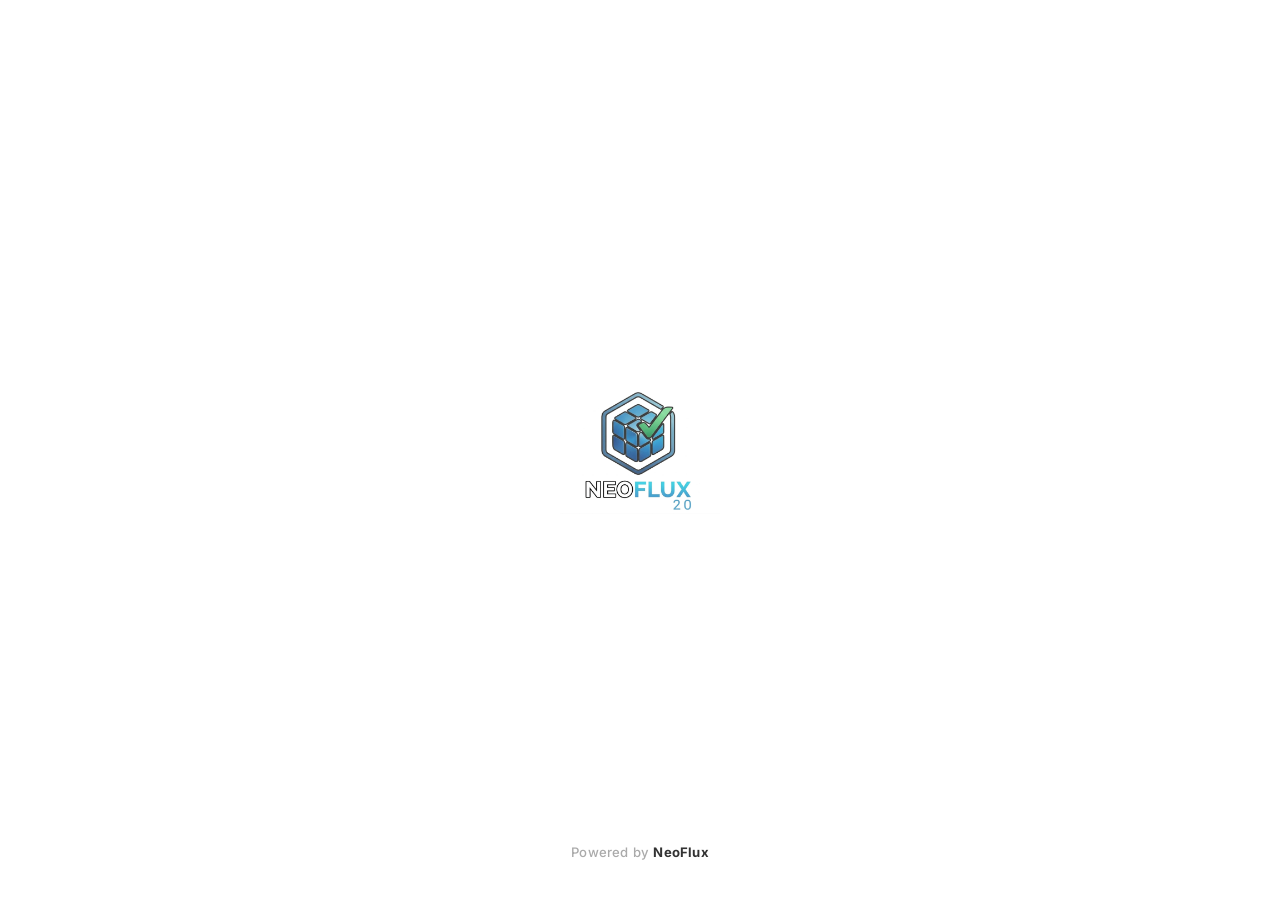
<file: index.html>
<!DOCTYPE html>
<html lang="es">
<head>
  <meta charset="UTF-8"/>
  <meta name="viewport" content="width=device-width, initial-scale=1.0"/>
  <meta name="theme-color" content="#ffffff"/>
  <link rel="icon" type="image/png" href="images/neoflux.png"/>
  <link rel="apple-touch-icon" href="images/neoflux.png"/>
  <link rel="manifest" href="manifest.json"/>
  <title>NeoFlux</title>
  <link rel="preconnect" href="https://fonts.googleapis.com">
  <link href="https://fonts.googleapis.com/css2?family=Inter:wght@400;500;600;700;800&display=swap" rel="stylesheet">
  <style>
    *, *::before, *::after { box-sizing: border-box; margin: 0; padding: 0; }
    :root {
      --cyan: #00AEEF; --navy: #1A1A2E; --font: 'Inter', sans-serif;
    }
    body { background: #fff; font-family: var(--font); min-height: 100vh; }

    /* SPLASH */
    #splash {
      position: fixed; inset: 0; background: #fff;
      display: flex; flex-direction: column;
      align-items: center; justify-content: center;
      z-index: 100; transition: opacity 0.5s ease;
    }
    #splash.fade-out { opacity: 0; pointer-events: none; }

    .splash-logo {
      width: 160px; height: 160px; object-fit: contain;
      animation: zoomIn 1.6s cubic-bezier(0.34, 1.4, 0.64, 1) forwards;
      opacity: 0;
    }
    @keyframes zoomIn {
      0% { transform: scale(0.15); opacity: 0; }
      60% { opacity: 1; }
      100% { transform: scale(1); opacity: 1; }
    }

    .splash-powered {
      position: absolute; bottom: 2.5rem;
      font-size: 0.82rem; color: #aaa; font-weight: 500; letter-spacing: 0.2px;
    }
    .splash-powered strong { color: #333; font-weight: 700; }

    /* LANDING */
    #landing { display: none; min-height: 100vh; background: #fff; }

    .lang-bar {
      display: flex; justify-content: flex-end; padding: 1rem 1.5rem 0;
    }
    .lang-select {
      background: #f5f5f5; border: 1.5px solid #e8e8e8;
      border-radius: 10px; padding: 0.45rem 0.85rem;
      font-family: var(--font); font-size: 0.82rem; font-weight: 600;
      color: var(--navy); outline: none; cursor: pointer;
    }
    .lang-select:focus { border-color: var(--cyan); }

    .hero {
      text-align: center; padding: 1.5rem 1.5rem 1.25rem;
    }
    .hero-logo {
      width: 100px; height: 100px; object-fit: contain;
      margin: 0 auto 1.25rem; display: block;
    }
    .hero-tagline {
      font-size: 0.75rem; color: #aaa; font-weight: 600;
      text-transform: uppercase; letter-spacing: 1.5px; margin-bottom: 0.3rem;
    }
    .hero-title {
      font-size: 1.8rem; font-weight: 800; color: var(--navy); letter-spacing: -0.5px;
    }
    .hero-title span { color: var(--cyan); }

    .menu-section { padding: 0.75rem 1.25rem 0.5rem; }
    .menu-label {
      font-size: 0.68rem; text-transform: uppercase; letter-spacing: 1.5px;
      color: #bbb; font-weight: 700; margin-bottom: 0.85rem;
    }
    .menu-grid { display: grid; grid-template-columns: 1fr 1fr; gap: 0.85rem; }
    .menu-card {
      background: #fff; border: 2px solid #eef6fd;
      border-radius: 20px; padding: 1.5rem 1rem 1.25rem;
      text-align: center; text-decoration: none;
      display: flex; flex-direction: column; align-items: center; gap: 0.6rem;
      box-shadow: 0 2px 12px rgba(0,174,239,0.06);
      transition: all 0.2s;
    }
    .menu-card:hover { border-color: var(--cyan); box-shadow: 0 8px 24px rgba(0,174,239,0.12); transform: translateY(-2px); }
    .menu-card:active { transform: scale(0.97); }
    .menu-card-img {
      width: 60px; height: 60px; border-radius: 16px;
      background: #f0f9ff; display: flex; align-items: center; justify-content: center;
      border: 1.5px solid #eef6fd;
    }
    .menu-card-img img { width: 44px; height: 44px; object-fit: contain; }
    .menu-card-name { font-size: 1rem; font-weight: 800; color: var(--navy); }
    .menu-card-desc { font-size: 0.72rem; color: #bbb; font-weight: 500; }

    .subscribe-wrap { padding: 1.1rem 1.25rem 0.5rem; }
    .subscribe-btn {
      display: flex; align-items: center; justify-content: center; gap: 0.5rem;
      padding: 1.05rem; text-decoration: none; color: #fff; font-weight: 700;
      font-size: 0.98rem; border-radius: 16px;
      background: linear-gradient(135deg, var(--cyan), #0056A3);
      box-shadow: 0 6px 20px rgba(0,174,239,0.25); transition: all 0.2s;
    }
    .subscribe-btn:hover { opacity: 0.92; transform: translateY(-1px); }

    .footer-note {
      text-align: center; font-size: 0.75rem; color: #ccc;
      padding: 0.75rem 1.5rem 2rem; line-height: 1.7;
    }
  </style>
</head>
<body>

  <!-- SPLASH -->
  <div id="splash">
    <img src="images/neoflux.png" alt="NeoFlux" class="splash-logo"/>
    <p class="splash-powered">Powered by <strong>NeoFlux</strong></p>
  </div>

  <!-- LANDING -->
  <div id="landing">
    <div class="lang-bar">
      <select class="lang-select" id="lang-select" onchange="changeLang(this.value)">
        <option value="es">🇪🇸 Español</option>
        <option value="it">🇮🇹 Italiano</option>
        <option value="pt">🇧🇷 Português</option>
        <option value="fr">🇫🇷 Français</option>
        <option value="de">🇩🇪 Deutsch</option>
      </select>
    </div>

    <div class="hero">
      <img src="images/neoflux.png" alt="NeoFlux" class="hero-logo"/>
      <p class="hero-tagline" id="hero-tagline">Sistema de gestión hotelera</p>
      <h1 class="hero-title">Neo<span>Flux</span></h1>
    </div>

    <div class="menu-section">
      <p class="menu-label" id="menu-label">Acceder a</p>
      <div class="menu-grid">
        <a href="host/" class="menu-card">
          <div class="menu-card-img"><img src="images/host.png" alt="Host"/></div>
          <div class="menu-card-name">Host</div>
          <div class="menu-card-desc" id="desc-host">Panel propietario</div>
        </a>
        <a href="clean/" class="menu-card">
          <div class="menu-card-img"><img src="images/clean.png" alt="Clean"/></div>
          <div class="menu-card-name">Clean</div>
          <div class="menu-card-desc" id="desc-clean">Panel limpieza</div>
        </a>
        <a href="order/" class="menu-card">
          <div class="menu-card-img"><img src="images/order.png" alt="Order"/></div>
          <div class="menu-card-name">Order</div>
          <div class="menu-card-desc" id="desc-order">Panel pedidos</div>
        </a>
        <a href="guest/" class="menu-card">
          <div class="menu-card-img"><img src="images/guest.png" alt="Guest"/></div>
          <div class="menu-card-name">Guest</div>
          <div class="menu-card-desc" id="desc-guest">Check-In QR</div>
        </a>
      </div>
    </div>

    <div class="subscribe-wrap">
      <a href="subscribe/" class="subscribe-btn" id="btn-sub">
        💳 Suscribirse — 49€/mes
      </a>
    </div>
    <p class="footer-note" id="footer-note">
      14 días gratis · Sin tarjeta · Cancelás cuando querés
    </p>
  </div>

  <script type="module">
    const D = {
      es: { tagline:'Sistema de gestión hotelera', label:'Acceder a', host:'Panel propietario', clean:'Panel limpieza', order:'Panel pedidos', guest:'Check-In QR', sub:'💳 Suscribirse — 49€/mes', trial:'14 días gratis · Sin tarjeta · Cancelás cuando querés' },
      it: { tagline:'Sistema di gestione alberghiera', label:'Accedi a', host:'Pannello proprietario', clean:'Pannello pulizie', order:'Pannello ordini', guest:'Check-In QR', sub:'💳 Abbonati — 49€/mese', trial:'14 giorni gratis · Senza carta · Cancelli quando vuoi' },
      pt: { tagline:'Sistema de gestão hoteleira', label:'Acessar', host:'Painel proprietário', clean:'Painel limpeza', order:'Painel pedidos', guest:'Check-In QR', sub:'💳 Assinar — 49€/mês', trial:'14 dias grátis · Sem cartão · Cancele quando quiser' },
      fr: { tagline:'Système de gestion hôtelière', label:'Accéder à', host:'Panneau propriétaire', clean:'Panneau nettoyage', order:'Panneau commandes', guest:'Check-In QR', sub:"💳 S'abonner — 49€/mois", trial:'14 jours gratuits · Sans carte · Annulez quand vous voulez' },
      de: { tagline:'Hotelverwaltungssystem', label:'Zugriff auf', host:'Eigentümer-Panel', clean:'Reinigungs-Panel', order:'Bestell-Panel', guest:'Check-In QR', sub:'💳 Abonnieren — 49€/Monat', trial:'14 Tage kostenlos · Ohne Karte · Jederzeit kündbar' }
    };

    function applyLang(lang) {
      const d = D[lang] || D.es;
      document.getElementById('hero-tagline').textContent = d.tagline;
      document.getElementById('menu-label').textContent = d.label;
      document.getElementById('desc-host').textContent = d.host;
      document.getElementById('desc-clean').textContent = d.clean;
      document.getElementById('desc-order').textContent = d.order;
      document.getElementById('desc-guest').textContent = d.guest;
      document.getElementById('btn-sub').textContent = d.sub;
      document.getElementById('footer-note').textContent = d.trial;
      document.getElementById('lang-select').value = lang;
      localStorage.setItem('nf_lang', lang);
    }

    window.changeLang = (lang) => applyLang(lang);

    const saved = localStorage.getItem('nf_lang');
    const browser = navigator.language.slice(0,2).toLowerCase();
    const supported = ['es','it','pt','fr','de'];
    const lang = saved || (supported.includes(browser) ? browser : 'es');

    setTimeout(() => {
      document.getElementById('splash').classList.add('fade-out');
      setTimeout(() => {
        document.getElementById('splash').style.display = 'none';
        document.getElementById('landing').style.display = 'block';
        applyLang(lang);
      }, 500);
    }, 2000);
  </script>
</body>
</html>
</file>
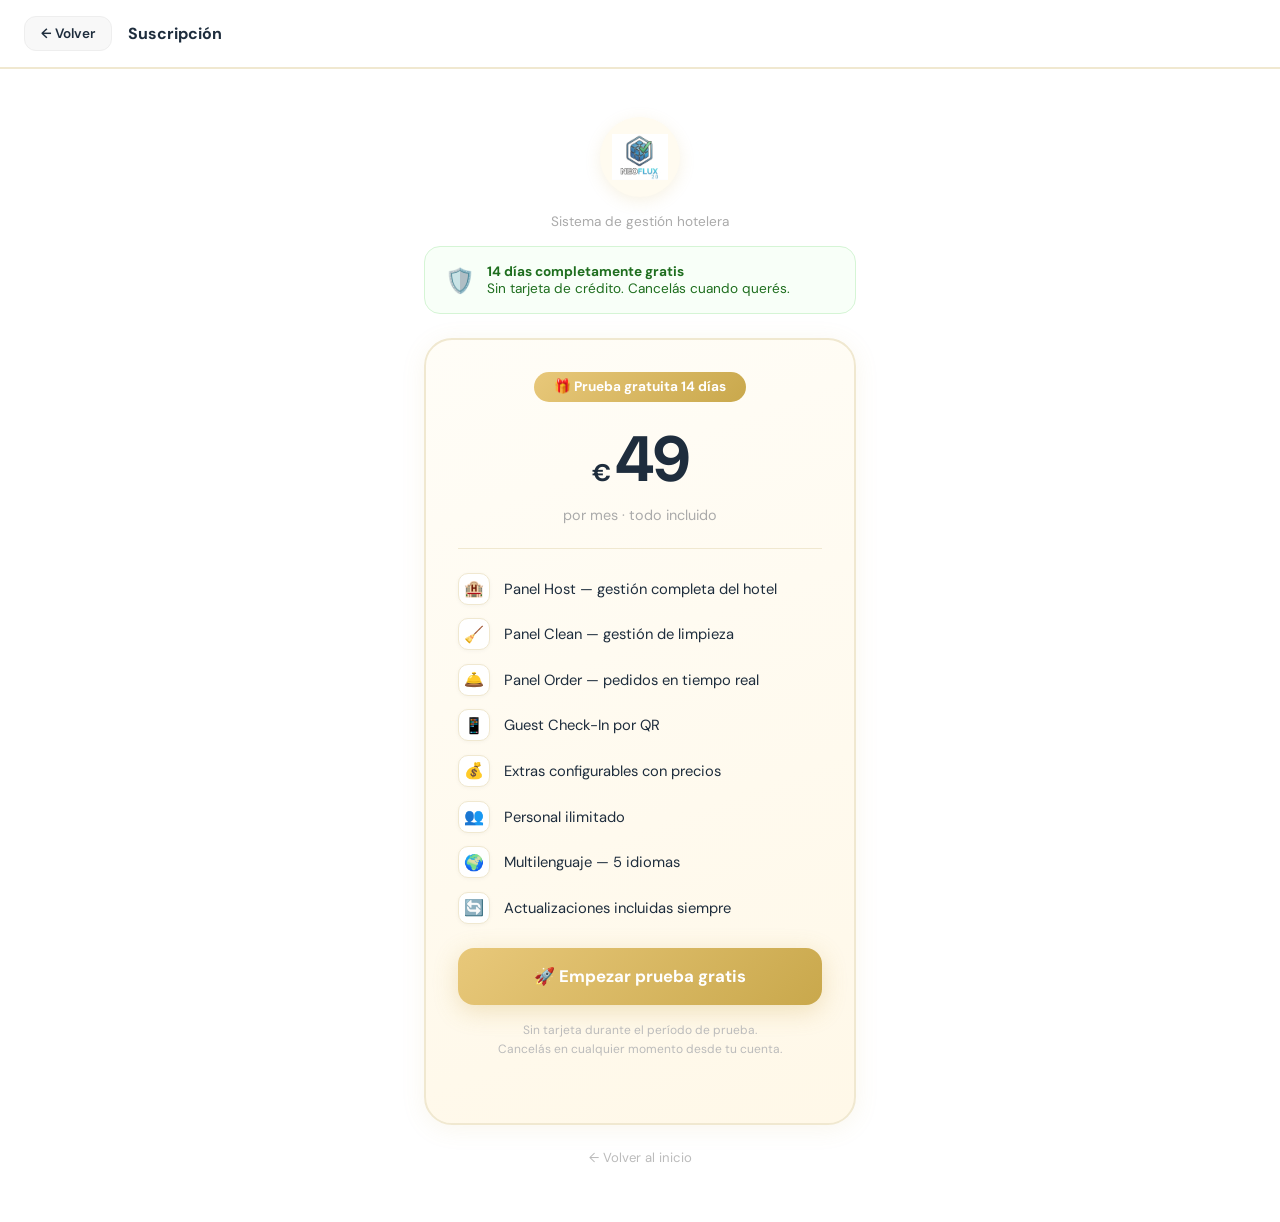
<file: subscribe/index.html>
<!DOCTYPE html>
<html lang="es">
<head>
  <meta charset="UTF-8"/>
  <meta name="viewport" content="width=device-width, initial-scale=1.0"/>
  <meta name="theme-color" content="#ffffff"/>
  <link rel="icon" type="image/png" href="../images/neoflux.png"/>
  <title>NeoFlux — Suscripción</title>
  <link rel="preconnect" href="https://fonts.googleapis.com">
  <link href="https://fonts.googleapis.com/css2?family=DM+Sans:wght@400;500;600;700&display=swap" rel="stylesheet">
  <script src="https://js.stripe.com/v3/"></script>
  <style>
    *, *::before, *::after { box-sizing: border-box; margin: 0; padding: 0; }
    :root {
      --gold: #c9a84c; --gold-light: #e8c87a;
      --navy: #1e2d3d; --font: 'DM Sans', sans-serif;
    }
    body { background: #fff; font-family: var(--font); min-height: 100vh; }

    .header {
      background: #fff; border-bottom: 2px solid #f0e8d0;
      padding: 1rem 1.5rem; display: flex; align-items: center; gap: 1rem;
    }
    .btn-back {
      background: #f8f8f8; border: 1.5px solid #eee; border-radius: 12px;
      padding: 0.5rem 1rem; color: var(--navy); font-family: var(--font);
      font-size: 0.85rem; font-weight: 600; cursor: pointer; text-decoration: none;
    }
    .header-title { font-size: 1rem; font-weight: 700; color: var(--navy); }

    .page { max-width: 480px; margin: 0 auto; padding: 1.5rem; }

    .hero {
      text-align: center; padding: 1.5rem 0 1rem;
    }
    .hero-logo {
      width: 80px; height: 80px; border-radius: 50%; background: #fffbf0;
      box-shadow: 0 4px 16px rgba(201,168,76,0.15);
      display: flex; align-items: center; justify-content: center;
      margin: 0 auto 1rem;
    }
    .hero-logo img { width: 56px; height: 56px; object-fit: contain; }
    .hero-tagline { font-size: 0.85rem; color: #aaa; margin-top: 0.3rem; }

    .plan-card {
      background: linear-gradient(160deg, #fffdf7, #fff8e8);
      border: 2px solid #f0e8d0; border-radius: 28px;
      padding: 2rem; margin-bottom: 1.5rem;
      box-shadow: 0 4px 24px rgba(201,168,76,0.1);
    }
    .plan-header { text-align: center; margin-bottom: 1.5rem; }
    .trial-pill {
      display: inline-block; background: linear-gradient(135deg, var(--gold-light), var(--gold));
      color: #fff; font-weight: 700; padding: 0.4rem 1.25rem;
      border-radius: 20px; font-size: 0.85rem; margin-bottom: 1rem;
    }
    .plan-price-wrap { display: flex; align-items: baseline; justify-content: center; gap: 0.25rem; }
    .plan-price { font-size: 4rem; font-weight: 700; color: var(--navy); letter-spacing: -2px; }
    .plan-currency { font-size: 1.5rem; font-weight: 700; color: var(--navy); }
    .plan-period { font-size: 0.9rem; color: #aaa; margin-top: 0.3rem; text-align: center; }

    .divider { height: 1px; background: #f0e8d0; margin: 1.5rem 0; }

    .features { display: flex; flex-direction: column; gap: 0.85rem; }
    .feature {
      display: flex; align-items: center; gap: 0.85rem;
      font-size: 0.92rem; color: var(--navy);
    }
    .feature-icon {
      width: 32px; height: 32px; border-radius: 10px;
      background: #fff; border: 1.5px solid #f0e8d0;
      display: flex; align-items: center; justify-content: center;
      font-size: 1rem; flex-shrink: 0;
      box-shadow: 0 1px 4px rgba(0,0,0,0.04);
    }

    .btn-subscribe {
      width: 100%; padding: 1.1rem;
      background: linear-gradient(135deg, var(--gold-light), var(--gold));
      border: none; border-radius: 16px; color: #fff; font-weight: 700;
      font-family: var(--font); font-size: 1.05rem; cursor: pointer;
      box-shadow: 0 6px 24px rgba(201,168,76,0.3);
      transition: all 0.2s; margin-top: 1.5rem;
      display: flex; align-items: center; justify-content: center; gap: 0.5rem;
    }
    .btn-subscribe:hover { opacity: 0.92; transform: translateY(-1px); }
    .btn-subscribe:disabled { opacity: 0.6; cursor: not-allowed; transform: none; }

    .terms {
      font-size: 0.75rem; color: #bbb; text-align: center;
      margin-top: 1rem; line-height: 1.6;
    }
    .msg { text-align: center; padding: 0.75rem; font-size: 0.85rem; margin-top: 0.5rem; border-radius: 12px; }
    .msg.error { background: #fdf2f2; color: #c0392b; }

    .guarantee {
      background: #f8fff8; border: 1.5px solid #d5f5d5;
      border-radius: 16px; padding: 1rem 1.25rem;
      display: flex; align-items: center; gap: 0.75rem;
      margin-bottom: 1.5rem; font-size: 0.85rem; color: #1e6e1e;
    }
    .guarantee-icon { font-size: 1.5rem; }

    .back-link {
      display: block; text-align: center; color: #bbb;
      font-size: 0.82rem; margin-top: 1rem; text-decoration: none;
      padding-bottom: 2rem;
    }
    .back-link:hover { color: var(--navy); }
  </style>
</head>
<body>

  <div class="header">
    <a href="../" class="btn-back">← Volver</a>
    <span class="header-title">Suscripción</span>
  </div>

  <div class="page">
    <div class="hero">
      <div class="hero-logo">
        <img src="../images/neoflux.png" alt="NeoFlux"/>
      </div>
      <div class="hero-tagline">Sistema de gestión hotelera</div>
    </div>

    <div class="guarantee">
      <div class="guarantee-icon">🛡️</div>
      <div>
        <strong>14 días completamente gratis</strong><br>
        Sin tarjeta de crédito. Cancelás cuando querés.
      </div>
    </div>

    <div class="plan-card">
      <div class="plan-header">
        <div class="trial-pill">🎁 Prueba gratuita 14 días</div>
        <div class="plan-price-wrap">
          <span class="plan-currency">€</span>
          <span class="plan-price">49</span>
        </div>
        <div class="plan-period">por mes · todo incluido</div>
      </div>

      <div class="divider"></div>

      <div class="features">
        <div class="feature">
          <div class="feature-icon">🏨</div>
          <span>Panel Host — gestión completa del hotel</span>
        </div>
        <div class="feature">
          <div class="feature-icon">🧹</div>
          <span>Panel Clean — gestión de limpieza</span>
        </div>
        <div class="feature">
          <div class="feature-icon">🛎️</div>
          <span>Panel Order — pedidos en tiempo real</span>
        </div>
        <div class="feature">
          <div class="feature-icon">📱</div>
          <span>Guest Check-In por QR</span>
        </div>
        <div class="feature">
          <div class="feature-icon">💰</div>
          <span>Extras configurables con precios</span>
        </div>
        <div class="feature">
          <div class="feature-icon">👥</div>
          <span>Personal ilimitado</span>
        </div>
        <div class="feature">
          <div class="feature-icon">🌍</div>
          <span>Multilenguaje — 5 idiomas</span>
        </div>
        <div class="feature">
          <div class="feature-icon">🔄</div>
          <span>Actualizaciones incluidas siempre</span>
        </div>
      </div>

      <button class="btn-subscribe" id="btn-checkout" onclick="startCheckout()">
        🚀 Empezar prueba gratis
      </button>
      <p class="terms">
        Sin tarjeta durante el período de prueba.<br>
        Cancelás en cualquier momento desde tu cuenta.
      </p>
      <p class="msg hidden" id="sub-msg"></p>
    </div>

    <a href="../" class="back-link">← Volver al inicio</a>
  </div>

  <script>
    const stripe = Stripe('pk_test_51TFtiiIiE43d6u6tSyN5ZAYP6v2BvZpfKLK03NXDgSzB1fBCjghs9TctXv6XAcru1wXnl9AaBW9UnzUHuvJBCeGM00YOjDyoIQ');

    async function startCheckout() {
      const btn = document.getElementById('btn-checkout');
      const msg = document.getElementById('sub-msg');
      btn.disabled = true;
      btn.textContent = '⏳ Redirigiendo a Stripe...';
      msg.classList.add('hidden');

      try {
        const { error } = await stripe.redirectToCheckout({
          lineItems: [{ price: 'price_1TTOfdIiE43d6u6tS69JFJKx', quantity: 1 }],
          mode: 'subscription',
          successUrl: 'https://mauro7014.github.io/neoflux/subscribe/success.html',
          cancelUrl: 'https://mauro7014.github.io/neoflux/subscribe/',
          subscriptionData: { trial_period_days: 14 }
        });
        if (error) {
          msg.className = 'msg error';
          msg.textContent = error.message;
          msg.classList.remove('hidden');
          btn.disabled = false;
          btn.innerHTML = '🚀 Empezar prueba gratis';
        }
      } catch(e) {
        msg.className = 'msg error';
        msg.textContent = 'Error al conectar con el servidor de pagos.';
        msg.classList.remove('hidden');
        btn.disabled = false;
        btn.innerHTML = '🚀 Empezar prueba gratis';
      }
    }
  </script>
</body>
</html>
</file>
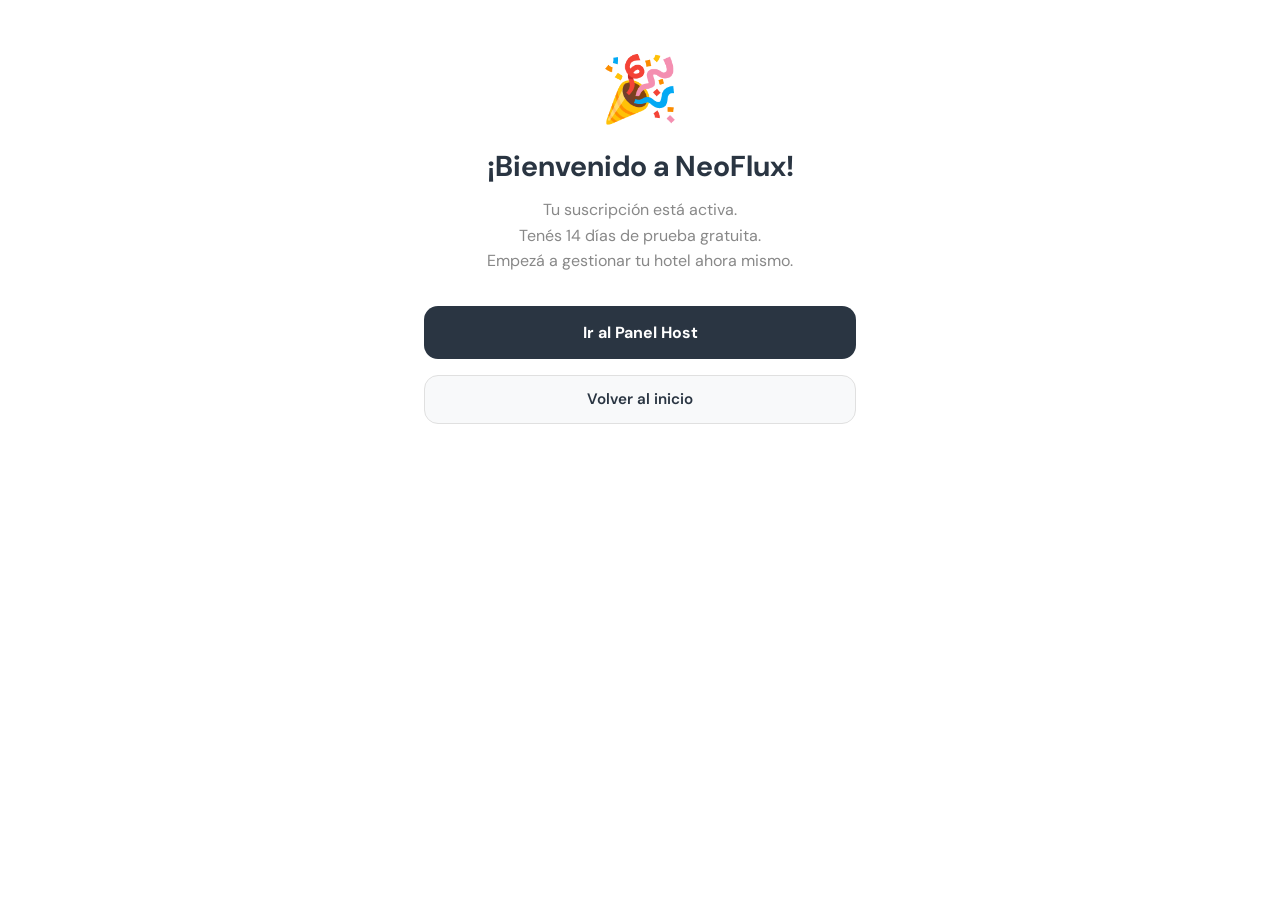
<file: subscribe/success.html>
<!DOCTYPE html>
<html lang="es">
<head>
  <meta charset="UTF-8"/>
  <meta name="viewport" content="width=device-width, initial-scale=1.0"/>
  <title>NeoFlux — ¡Suscripción activa!</title>
  <link rel="preconnect" href="https://fonts.googleapis.com">
  <link href="https://fonts.googleapis.com/css2?family=DM+Sans:wght@400;500;700&display=swap" rel="stylesheet">
  <link rel="stylesheet" href="../css/main.css"/>
  <style>
    .page { max-width: 480px; margin: 0 auto; padding: 3rem 1.5rem; text-align: center; }
    .icon { font-size: 4rem; margin-bottom: 1rem; }
    .title { font-size: 1.8rem; font-weight: 700; color: #2a3542; margin-bottom: 0.75rem; }
    .subtitle { color: #888; font-size: 1rem; margin-bottom: 2rem; line-height: 1.6; }
    .btn {
      display: block; background: #2a3542; color: #fff; font-weight: 700;
      font-family: 'DM Sans', sans-serif; font-size: 1rem; padding: 1rem;
      border-radius: 14px; text-decoration: none; margin-bottom: 1rem;
    }
    .btn-secondary {
      display: block; background: #f8f9fa; color: #2a3542; font-weight: 600;
      font-family: 'DM Sans', sans-serif; font-size: 0.95rem; padding: 0.85rem;
      border-radius: 14px; text-decoration: none; border: 1px solid #e0e0e0;
    }
  </style>
</head>
<body>
  <div class="page">
    <div class="icon">🎉</div>
    <h1 class="title">¡Bienvenido a NeoFlux!</h1>
    <p class="subtitle">Tu suscripción está activa.<br>Tenés 14 días de prueba gratuita.<br>Empezá a gestionar tu hotel ahora mismo.</p>
    <a href="../host/" class="btn">Ir al Panel Host</a>
    <a href="../" class="btn-secondary">Volver al inicio</a>
  </div>
</body>
</html>
</file>
<file: css/main.css>
*, *::before, *::after { box-sizing: border-box; margin: 0; padding: 0; }
:root {
  --bg: #ffffff;
  --surface: #1a1a1a;
  --accent: #e8c87a;
  --text: #1a1a1a;
  --muted: #666;
  --success: #52c07a;
  --danger: #e05252;
  --warning: #e0a040;
  --radius: 14px;
  --font: 'DM Sans', sans-serif;
}
body {
  background: var(--bg);
  color: var(--text);
  font-family: var(--font);
  min-height: 100vh;
}
.landing {
  display: flex;
  flex-direction: column;
  align-items: center;
  justify-content: center;
  min-height: 100vh;
  gap: 1.25rem;
  text-align: center;
  padding: 2rem;
}
.logo-img {
  width: 160px;
  height: auto;
  object-fit: contain;
}
.tagline {
  color: var(--muted);
  font-size: 1rem;
}
.menu {
  display: flex;
  flex-direction: column;
  gap: 0.75rem;
  width: 100%;
  max-width: 320px;
  margin-top: 0.5rem;
}
.menu a {
  display: flex;
  align-items: center;
  gap: 0.75rem;
  background: #ffffff;
  color: #2a3542;
  padding: 0.75rem 1.25rem;
  border-radius: var(--radius);
  text-decoration: none;
  border: 1px solid #dddddd;
  font-size: 0.95rem;
  font-weight: 600;
  transition: border-color 0.2s, opacity 0.2s;
}
.menu a:hover {
  opacity: 0.85;
  border-color: #aaaaaa;
}
.menu-img {
  width: 32px;
  height: 32px;
  object-fit: contain;
}
.btn-subscribe {
  justify-content: center;
  background: var(--accent) !important;
  color: #0f0f0f !important;
  font-weight: 700;
  border-color: var(--accent) !important;
  margin-top: 0.5rem;
}
.btn-subscribe:hover {
  opacity: 0.9;
}
.footer-note {
  font-size: 0.8rem;
  color: var(--muted);
  margin-top: 0.5rem;
}
</file>
